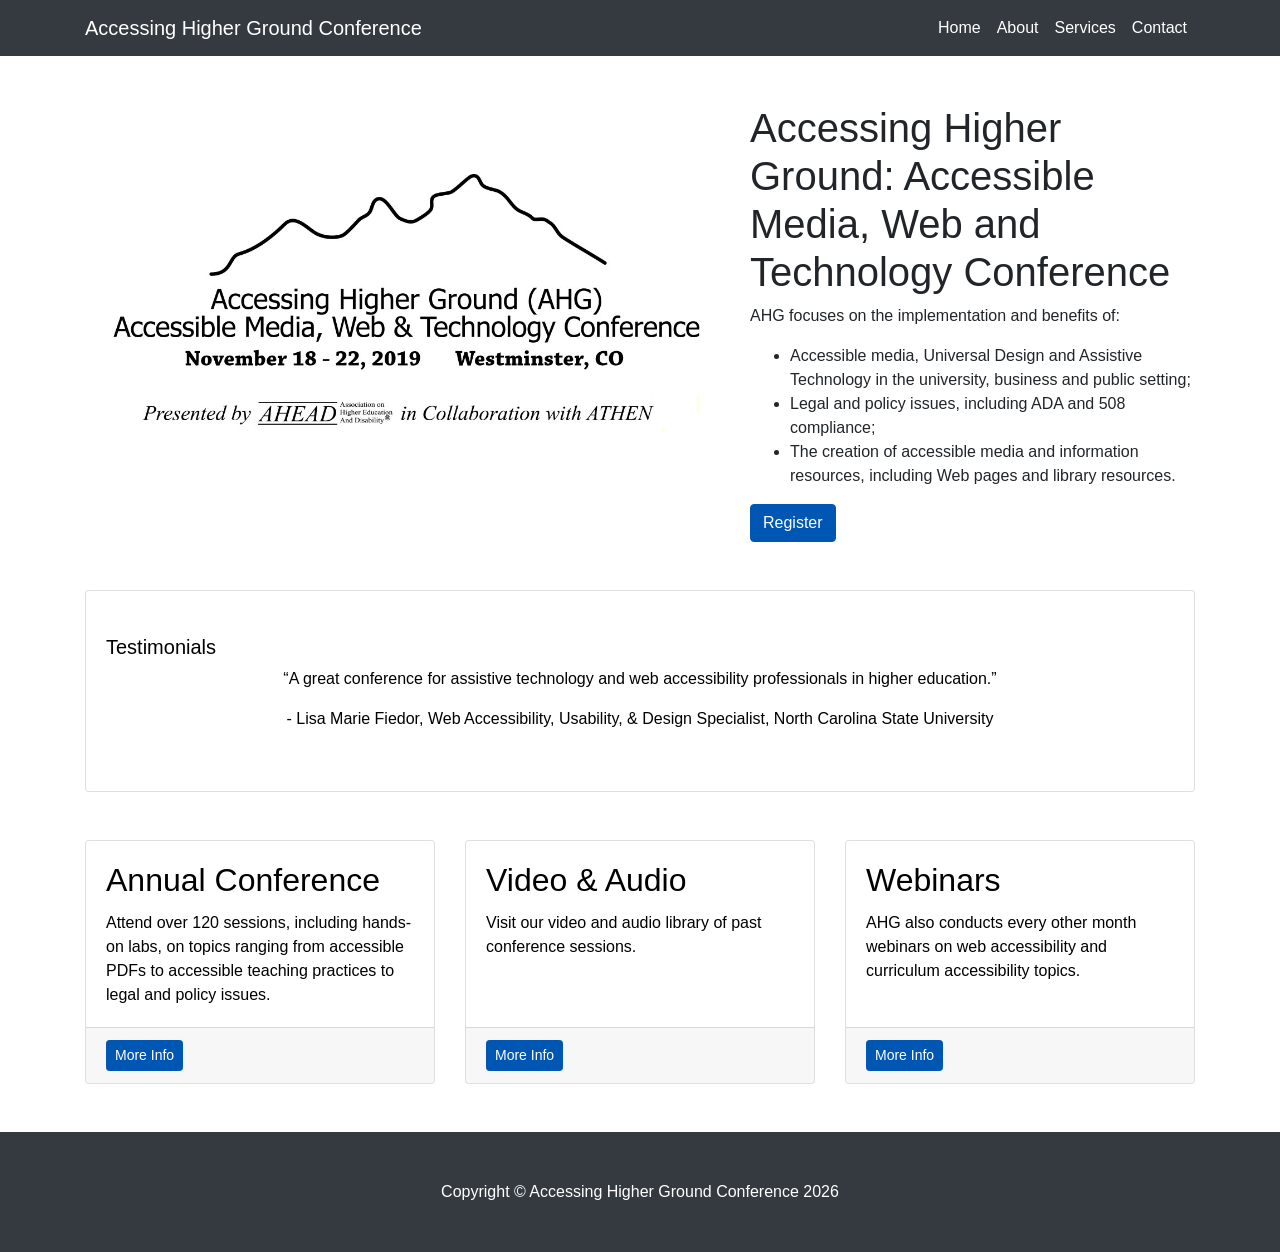
<file: assignments/6/index.html>
<!doctype html>

<html lang="en">
  <head>
    <!-- Meta -->
    <meta charset="utf-8" />
    <meta name="viewport" content="width=device-width, initial-scale=1, shrink-to-fit=no" />
    <meta name="description" content="Accessing Higher Ground: Accessible Media, Web and Technology Conference" />
    <meta name="author" content="Chris Camargo" />

    <!-- Title -->
    <title>Accessing Higher Ground Conference</title>

    <!-- Bootstrap core CSS -->
    <link href="vendor/bootstrap/css/bootstrap.min.css" rel="stylesheet" />

    <!-- Custom styles for this template -->
    <link href="css/small-business.css" rel="stylesheet" />
  </head>

  <body>
    <!-- Skip to main content -->
    <a class="sr-only sr-only-focusable" href="#main-content">Skip to main content</a>

    <!-- Navigation -->
    <header role="banner">
      <nav class="navbar navbar-expand-lg navbar-dark bg-dark fixed-top" role="navigation" aria-label="main navigation">
        <div class="container">
          <a class="navbar-brand" href="#">Accessing Higher Ground Conference</a>
          <button
            class="navbar-toggler"
            type="button"
            data-toggle="collapse"
            data-target="#navbarResponsive"
            aria-controls="navbarResponsive"
            aria-expanded="false"
            aria-label="Toggle navigation"
          >
            <span class="navbar-toggler-icon"></span>
          </button>

          <div class="collapse navbar-collapse" id="navbarResponsive">
            <ul class="navbar-nav ml-auto">
              <li class="nav-item active">
                <a class="nav-link" href="#"
                  >Home
                  <span class="sr-only">(current)</span>
                </a>
              </li>
              <li class="nav-item">
                <a class="nav-link" href="#">About</a>
              </li>
              <li class="nav-item">
                <a class="nav-link" href="#">Services</a>
              </li>
              <li class="nav-item">
                <a class="nav-link" href="#">Contact</a>
              </li>
            </ul>
          </div>
        </div>
      </nav>
    </header>

    <!-- Main Content -->
    <div id="main-content" class="container">
      <main role="main">
        <!-- Heading Row -->
        <div class="row align-items-center my-5">
          <div class="col-lg-7">
            <img class="img-fluid rounded mb-4 mb-lg-0" src="images/AHG Conference Logo (2019).jpg" alt="Accessing Higher Ground Conference Logo" />
          </div>

          <div class="col-lg-5">
            <h1>Accessing Higher Ground: Accessible Media, Web and Technology Conference</h1>
            <p>AHG focuses on the implementation and benefits of:</p>
            <ul>
              <li>Accessible media, Universal Design and Assistive Technology in the university, business and public setting;</li>
              <li>Legal and policy issues, including ADA and 508 compliance;</li>
              <li>The creation of accessible media and information resources, including Web pages and library resources.</li>
            </ul>
            <a class="btn btn-primary" href="#">Register</a>
          </div>
        </div>
      </main>

      <!-- Call to Action Row -->
      <aside class="card my-5 py-4 text-center">
        <div class="card-body">
          <h2 style="float: left; font-size: 1.25em">Testimonials</h2>
          <p style="clear: left">&ldquo;A great conference for assistive technology and web accessibility professionals in higher education.&rdquo;</p>
          <p>- Lisa Marie Fiedor, Web Accessibility, Usability, &amp; Design Specialist, North Carolina State University</p>
        </div>
      </aside>

      <!-- Content Row -->
      <div class="row">
        <div class="col-md-4 mb-5">
          <div class="card h-100">
            <div class="card-body">
              <section>
                <h2 class="card-title">Annual Conference</h2>
                <p class="card-text">
                  Attend over 120 sessions, including hands-on labs, on topics ranging from accessible PDFs to accessible teaching practices to legal and policy
                  issues.
                </p>
              </section>
            </div>
            <div class="card-footer">
              <a href="#" class="btn btn-primary btn-sm" aria-label="More info about Annual Conference">More Info</a>
            </div>
          </div>
        </div>

        <div class="col-md-4 mb-5">
          <div class="card h-100">
            <div class="card-body">
              <section>
                <h2 class="card-title">Video &amp; Audio</h2>
                <p class="card-text">Visit our video and audio library of past conference sessions.</p>
              </section>
            </div>
            <div class="card-footer">
              <a href="#" class="btn btn-primary btn-sm" aria-label="More info about Video and Audio">More Info</a>
            </div>
          </div>
        </div>

        <div class="col-md-4 mb-5">
          <div class="card h-100">
            <div class="card-body">
              <section>
                <h2 class="card-title">Webinars</h2>
                <p class="card-text">AHG also conducts every other month webinars on web accessibility and curriculum accessibility topics.</p>
              </section>
            </div>
            <div class="card-footer">
              <a href="#" class="btn btn-primary btn-sm" aria-label="More info about Webinars">More Info</a>
            </div>
          </div>
        </div>
      </div>
    </div>

    <!-- Footer -->
    <footer class="py-5 bg-dark" role="contentinfo">
      <div class="container">
        <p class="m-0 text-center text-white">Copyright &copy; Accessing Higher Ground Conference 2026</p>
      </div>
    </footer>

    <!-- Bootstrap JavaScript libs -->
    <script src="vendor/jquery/jquery.min.js"></script>
    <script src="vendor/bootstrap/js/bootstrap.bundle.min.js"></script>
  </body>
</html>
</file>
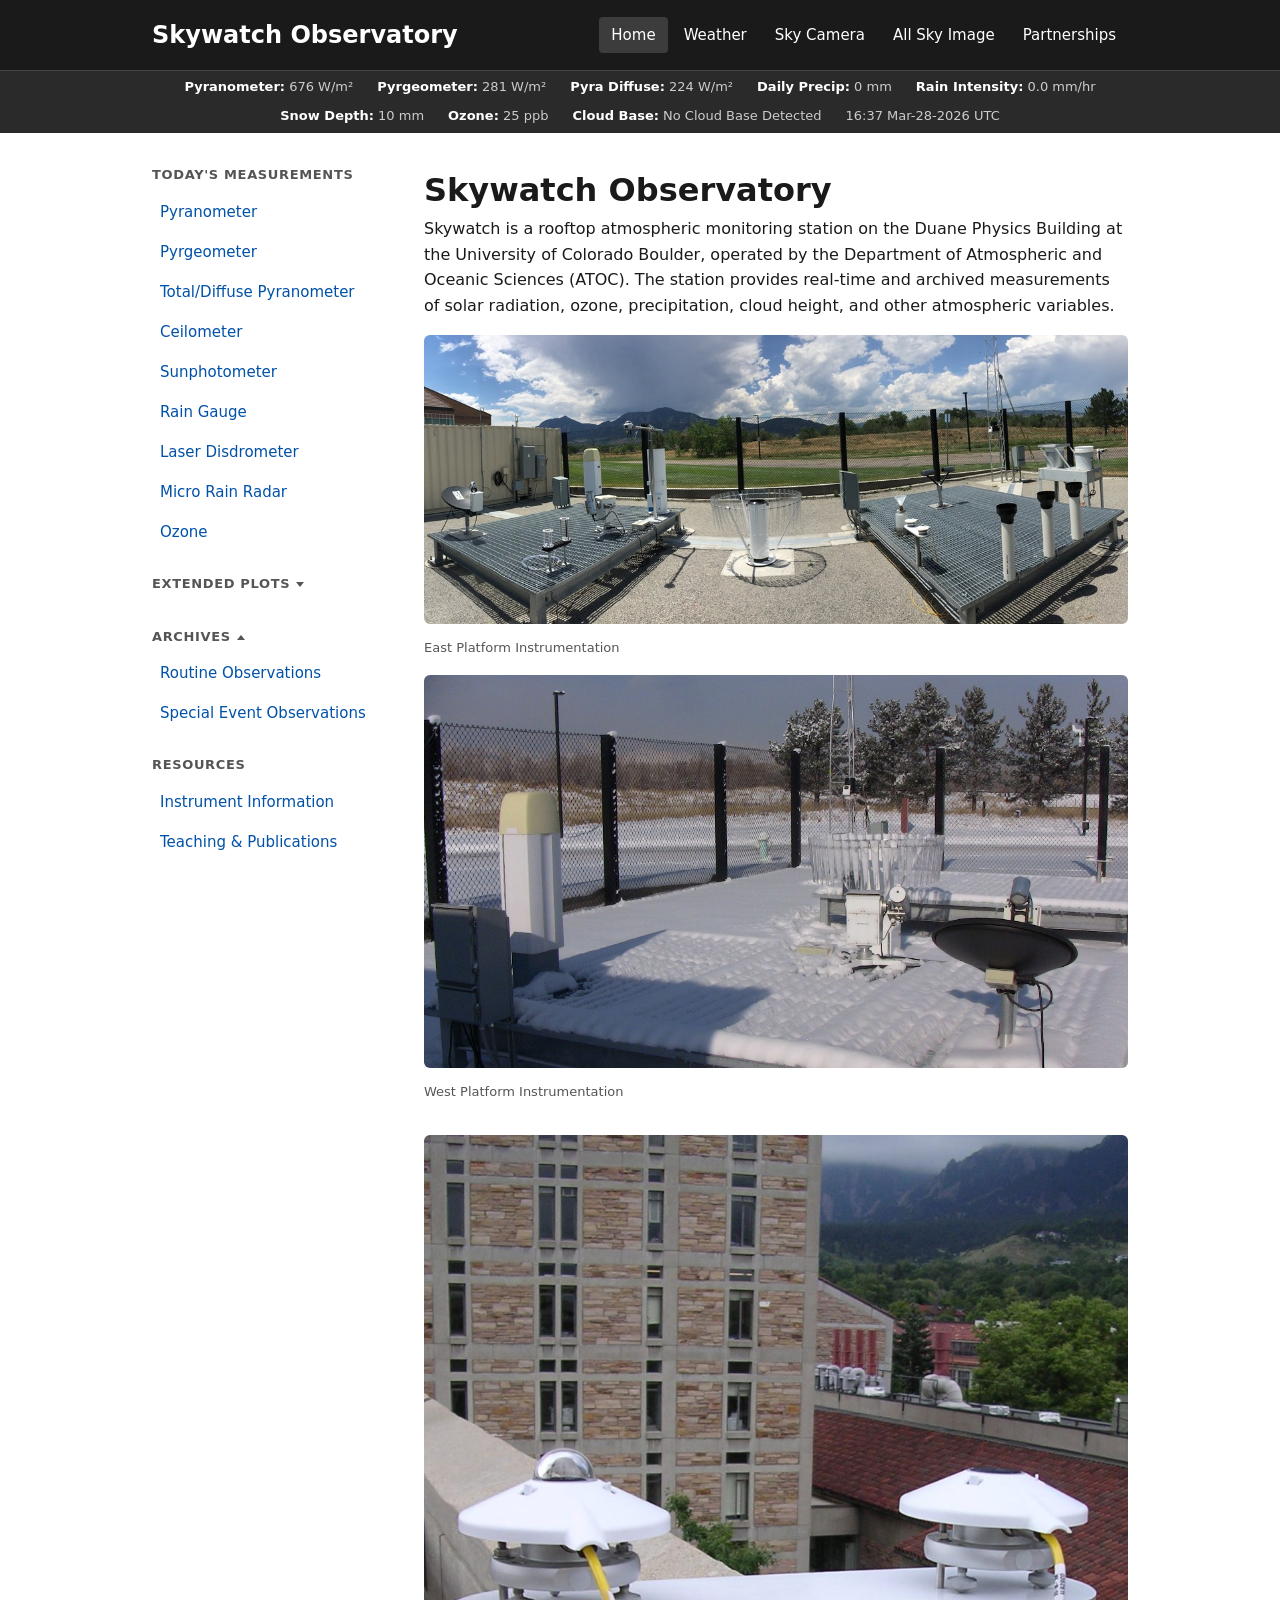
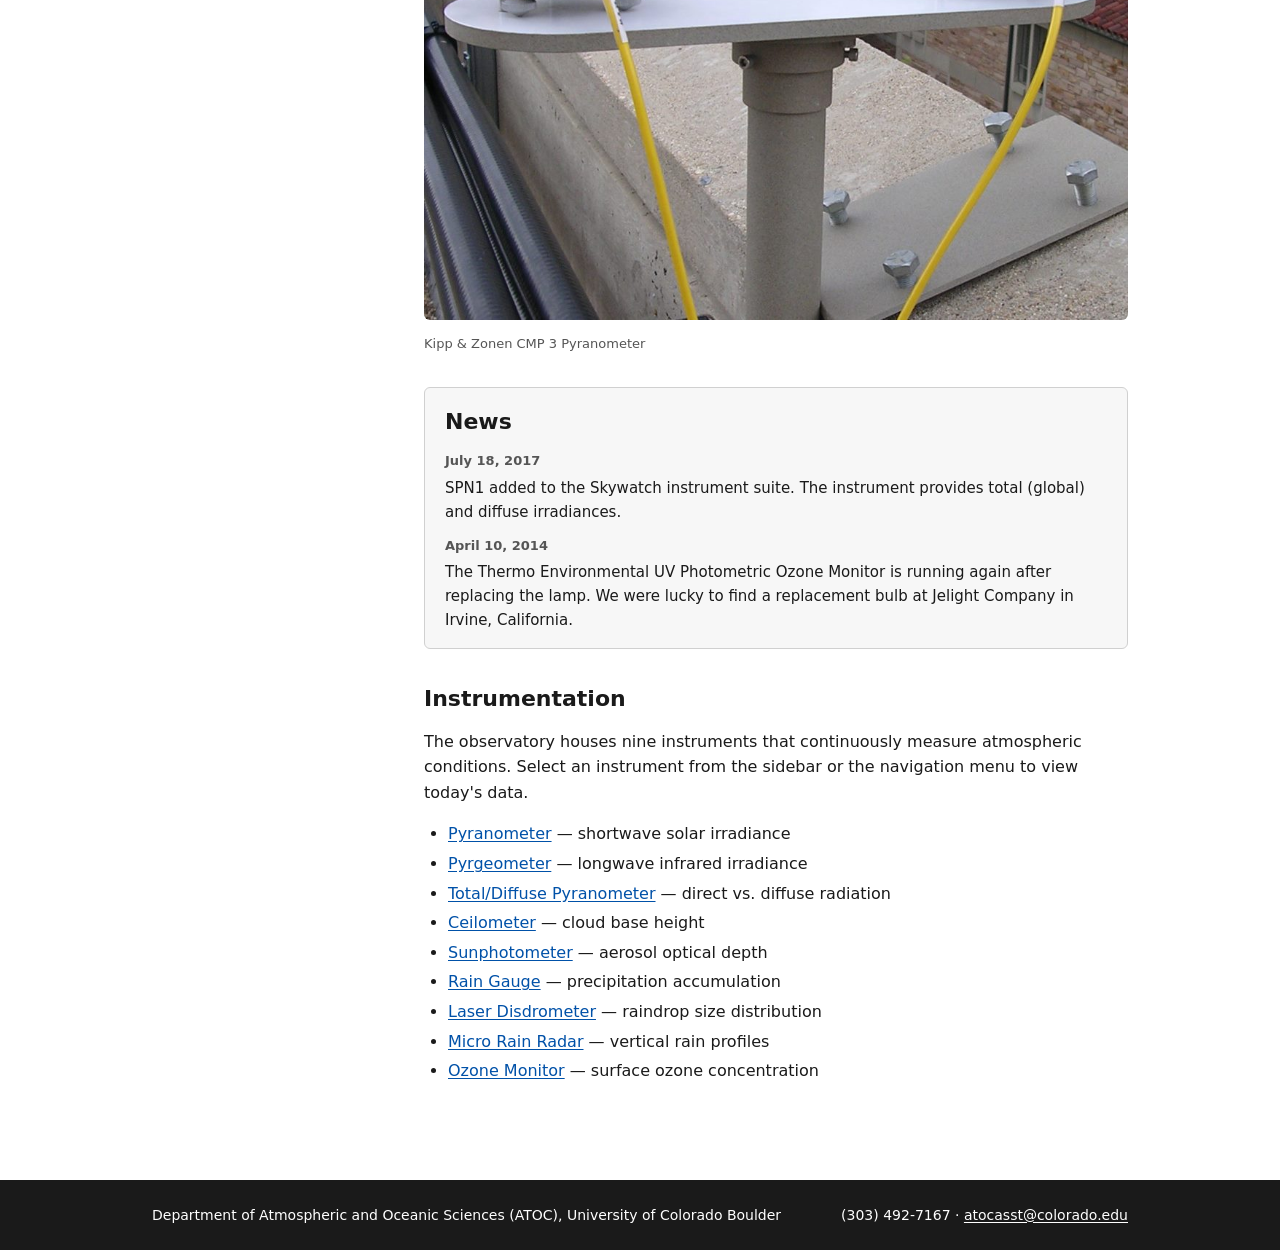
<file: assignments/project/index.html>
<!doctype html>

<html lang="en">
  <head>
    <meta charset="UTF-8" />
    <meta name="viewport" content="width=device-width, initial-scale=1.0" />
    <title>Skywatch Observatory - CU Boulder</title>
    <link rel="stylesheet" href="css/style.css" />
  </head>
  <body>
    <a href="#main" class="skip-link">Skip to main content</a>

    <!-- Header -->
    <header class="site-header">
      <div class="container">
        <a href="index.html" class="site-title">Skywatch Observatory</a>
        <nav class="site-nav" aria-label="Main navigation">
          <ul>
            <li><a href="index.html" aria-current="page">Home</a></li>
            <li><a href="#">Weather</a></li>
            <li><a href="#">Sky Camera</a></li>
            <li><a href="#">All Sky Image</a></li>
            <li><a href="#">Partnerships</a></li>
          </ul>
        </nav>
      </div>
    </header>

    <div class="header-ticker" aria-label="Current conditions">
      <div class="container">
        <span><strong>Pyranometer:</strong> 676 W/m²</span>
        <span><strong>Pyrgeometer:</strong> 281 W/m²</span>
        <span><strong>Pyra Diffuse:</strong> 224 W/m²</span>
        <span><strong>Daily Precip:</strong> 0 mm</span>
        <span><strong>Rain Intensity:</strong> 0.0 mm/hr</span>
        <span><strong>Snow Depth:</strong> 10 mm</span>
        <span><strong>Ozone:</strong> 25 ppb</span>
        <span><strong>Cloud Base:</strong> No Cloud Base Detected</span>
        <span>16:37 Mar-28-2026 UTC</span>
      </div>
    </div>

    <!-- Page body -->
    <div class="page-layout">
      <!-- Sidebar -->
      <aside class="sidebar" aria-label="Quick links">
        <div class="sidebar-section">
          <h2 class="sidebar-heading">Today's Measurements</h2>
          <ul class="sidebar-list">
            <li><a href="pyranometer.html">Pyranometer</a></li>
            <li><a href="#">Pyrgeometer</a></li>
            <li><a href="#">Total/Diffuse Pyranometer</a></li>
            <li><a href="#">Ceilometer</a></li>
            <li><a href="#">Sunphotometer</a></li>
            <li><a href="#">Rain Gauge</a></li>
            <li><a href="#">Laser Disdrometer</a></li>
            <li><a href="#">Micro Rain Radar</a></li>
            <li><a href="#">Ozone</a></li>
          </ul>
        </div>

        <details class="sidebar-section">
          <summary class="sidebar-heading">Extended Plots</summary>
          <ul class="sidebar-list">
            <li><a href="#">Pyranometer 7-Day</a></li>
            <li><a href="#">Snow Depth 7-Day</a></li>
            <li><a href="#">Ceilometer 24-Hour</a></li>
            <li><a href="#">Net Radiometer</a></li>
          </ul>
        </details>

        <details class="sidebar-section" open>
          <summary class="sidebar-heading">Archives</summary>
          <ul class="sidebar-list">
            <li><a href="archives.html">Routine Observations</a></li>
            <li><a href="#">Special Event Observations</a></li>
          </ul>
        </details>

        <div class="sidebar-section">
          <h2 class="sidebar-heading">Resources</h2>
          <ul class="sidebar-list">
            <li><a href="#">Instrument Information</a></li>
            <li><a href="#">Teaching &amp; Publications</a></li>
          </ul>
        </div>
      </aside>

      <!-- Main content -->
      <main id="main" class="content">
        <h1>Skywatch Observatory</h1>
        <p>
          Skywatch is a rooftop atmospheric monitoring station on the Duane Physics Building at the University of Colorado Boulder, operated by the Department
          of Atmospheric and Oceanic Sciences (ATOC). The station provides real-time and archived measurements of solar radiation, ozone, precipitation, cloud
          height, and other atmospheric variables.
        </p>

        <!-- Platform images -->
        <div class="platform-images">
          <figure>
            <img src="images/east.jpg" alt="East platform instruments including the pyranometer and pyrgeometer." width="600" height="400" />
            <figcaption>East Platform Instrumentation</figcaption>
          </figure>
          <figure>
            <img src="images/west.jpg" alt="West platform instruments including the rain gauge and disdrometer." width="600" height="400" />
            <figcaption>West Platform Instrumentation</figcaption>
          </figure>
        </div>

        <div class="platform-images">
          <figure>
            <img src="images/pyranometer.jpg" alt="Kipp and Zonen CMP 3 pyranometer on the observatory platform." width="400" height="300" />
            <figcaption>Kipp &amp; Zonen CMP 3 Pyranometer</figcaption>
          </figure>
        </div>

        <div class="news-box">
          <h2>News</h2>
          <dl>
            <dt>July 18, 2017</dt>
            <dd>SPN1 added to the Skywatch instrument suite. The instrument provides total (global) and diffuse irradiances.</dd>
            <dt>April 10, 2014</dt>
            <dd>
              The Thermo Environmental UV Photometric Ozone Monitor is running again after replacing the lamp. We were lucky to find a replacement bulb at
              Jelight Company in Irvine, California.
            </dd>
          </dl>
        </div>

        <!-- Instrumentation -->
        <h2>Instrumentation</h2>
        <p>
          The observatory houses nine instruments that continuously measure atmospheric conditions. Select an instrument from the sidebar or the navigation menu
          to view today's data.
        </p>
        <ul>
          <li><a href="pyranometer.html">Pyranometer</a> — shortwave solar irradiance</li>
          <li><a href="#">Pyrgeometer</a> — longwave infrared irradiance</li>
          <li><a href="#">Total/Diffuse Pyranometer</a> — direct vs. diffuse radiation</li>
          <li><a href="#">Ceilometer</a> — cloud base height</li>
          <li><a href="#">Sunphotometer</a> — aerosol optical depth</li>
          <li><a href="#">Rain Gauge</a> — precipitation accumulation</li>
          <li><a href="#">Laser Disdrometer</a> — raindrop size distribution</li>
          <li><a href="#">Micro Rain Radar</a> — vertical rain profiles</li>
          <li><a href="#">Ozone Monitor</a> — surface ozone concentration</li>
        </ul>
      </main>
    </div>

    <!-- Footer -->
    <footer class="site-footer">
      <div class="container">
        <p>Department of Atmospheric and Oceanic Sciences (ATOC), University of Colorado Boulder</p>
        <p>(303) 492-7167 · <a href="mailto:atocasst@colorado.edu">atocasst@colorado.edu</a></p>
      </div>
    </footer>

    <script src="js/main.js"></script>
  </body>
</html>
</file>
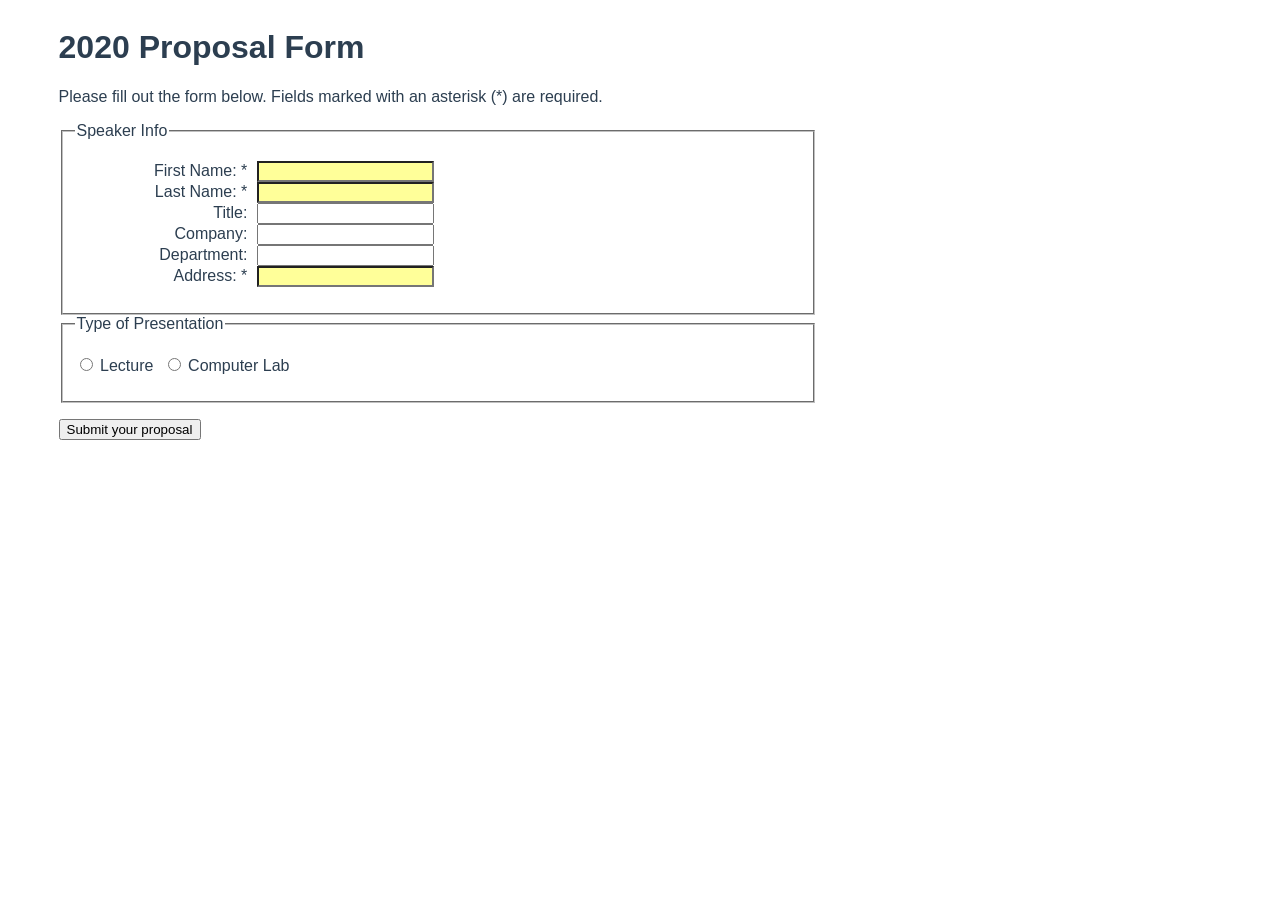
<file: assignments/5/form.html>
<!doctype html>

<html lang="en">
  <head>
    <meta charset="utf-8" />
    <title>2020 Proposal Form</title>
    <link rel="stylesheet" href="css/form.css" />
  </head>

  <body>
    <div id="wrapper">
      <form action="" method="post" id="proposal2020">
        <div id="formcol1">
          <h1>2020 Proposal Form</h1>
          <p class="instructions">
            Please fill out the form below. Fields marked with an asterisk
            (<span class="required">*</span>) are required.
          </p>
          <fieldset>
            <legend>Speaker Info</legend>
            <ul>
              <li>
                <label for="fstspkr1">
                  First Name: <span class="required">*</span>
                </label>
                <input
                  id="fstspkr1"
                  name="fstspkr1"
                  type="text"
                  class="reqfield"
                />
              </li>
              <li>
                <label for="lstname1">
                  Last Name: <span class="required">*</span>
                </label>
                <input
                  id="lstname1"
                  name="lstname1"
                  type="text"
                  class="reqfield"
                />
              </li>
              <li>
                <label for="spkrtitle1"> Title: </label>
                <input
                  id="spkrtitle1"
                  name="spkrtitle1"
                  type="text"
                  maxlength="48"
                />
              </li>
              <li>
                <label for="company1">Company:</label>
                <input id="company1" name="company1" type="text" />
              </li>
              <li>
                <label for="department1">Department:</label>
                <input id="department1" name="department1" type="text" />
              </li>
              <li>
                <label for="address1">
                  Address: <span class="required">*</span>
                </label>
                <input
                  id="address1"
                  class="reqfield"
                  name="address1"
                  type="text"
                />
              </li>
            </ul>
          </fieldset>
        </div>

        <div id="multchoice">
          <fieldset>
            <legend>Type of Presentation</legend>
            <p>
              <span>
                <input
                  value="1"
                  id="TypeofPres_lec"
                  name="p-type"
                  type="radio"
                />
                <label for="TypeofPres_lec">Lecture</label>
              </span>

              <span>
                <input
                  value="2"
                  id="TypeofPres_lab"
                  name="p-type"
                  type="radio"
                />
                <label for="TypeofPres_lab">Computer Lab</label>
              </span>
            </p>
          </fieldset>

          <p class="submit-button">
            <input type="submit" value="Submit your proposal" />
          </p>
        </div>
      </form>
    </div>
  </body>
</html>
</file>
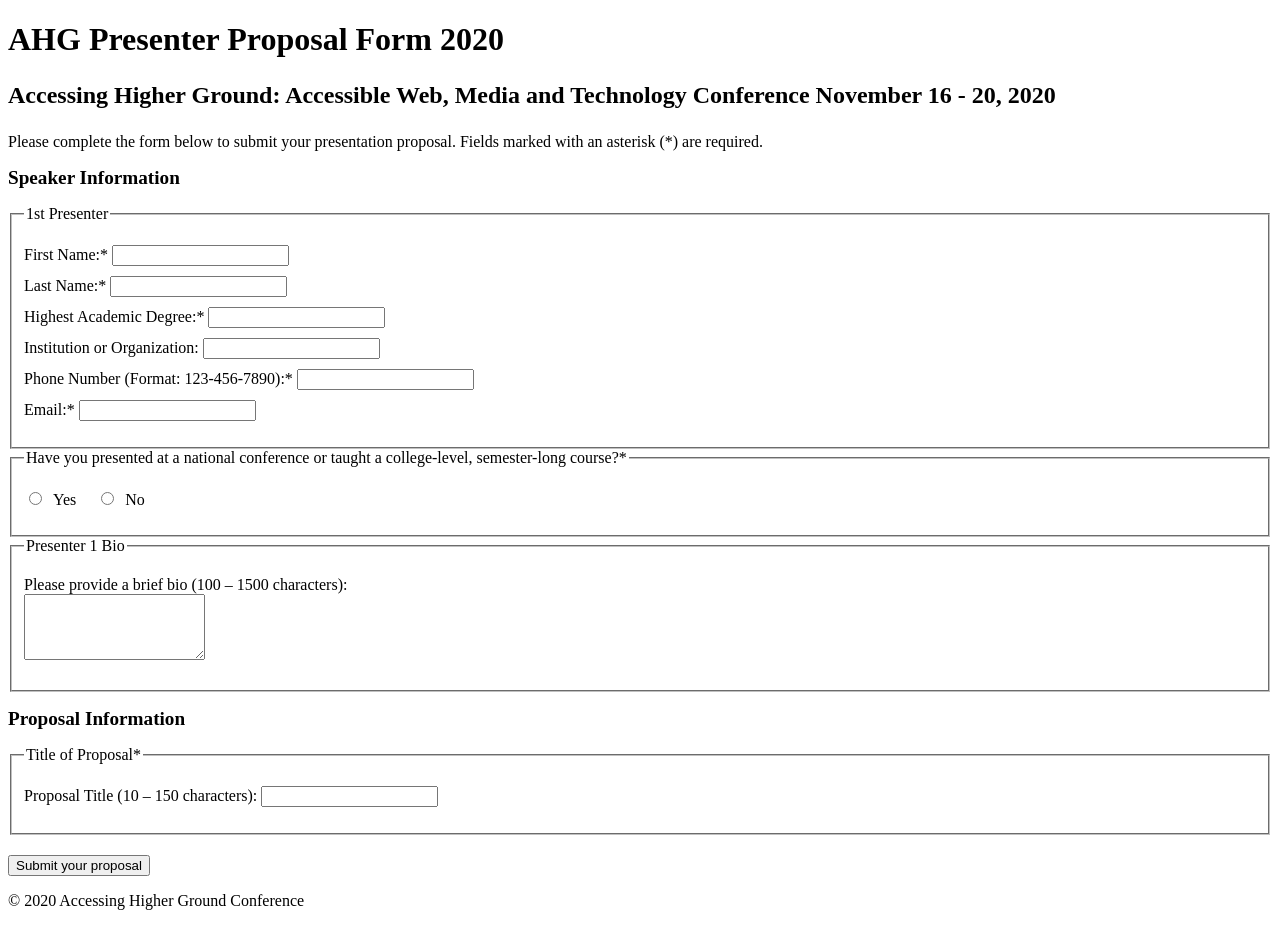
<file: assignments/8/AHG_proposalform2020-demo-after.html>
<!doctype html>

<html lang="en">
  <head>
    <meta charset="utf-8" />
    <meta name="viewport" content="width=device-width, initial-scale=1" />
    <meta
      name="keywords"
      content="accessibility, universal design, alternate format, web design, disability, higher education, ADA, Section 508, accommodations, assistive technology, DOJ, Department of Justice, WAI"
    />

    <title>AHG 2020 Presenter Proposal Form</title>

    <link rel="stylesheet" href="//fonts.googleapis.com/css?family=Lora:400,700" type="text/css" />
    <link rel="stylesheet" href="css/ahgformstyle2020after.css" type="text/css" media="screen" />
  </head>

  <body>
    <!-- Header -->
    <header role="banner">
      <h1>AHG Presenter Proposal Form 2020</h1>
      <p>Accessing Higher Ground: Accessible Web, Media and Technology Conference November 16 - 20, 2020</p>
    </header>

    <!-- Main Content -->
    <main role="main" id="content">
      <p>Please complete the form below to submit your presentation proposal. Fields marked with an asterisk (<abbr title="required">*</abbr>) are required.</p>

      <form action="AHG_saveprop2020.php" method="post" id="AHGproposalform2020">
        <!-- Speaker Information -->
        <section aria-labelledby="speaker-heading">
          <h2 id="speaker-heading">Speaker Information</h2>

          <fieldset>
            <legend>1st Presenter</legend>
            <ul>
              <li>
                <label for="fstspkr1">First Name:<abbr title="required">*</abbr></label>
                <input id="fstspkr1" name="fstspkr1" type="text" required aria-required="true" />
              </li>
              <li>
                <label for="lstname1">Last Name:<abbr title="required">*</abbr></label>
                <input id="lstname1" name="lstname1" type="text" required aria-required="true" />
              </li>
              <li>
                <label for="degree1">Highest Academic Degree:<abbr title="required">*</abbr></label>
                <input id="degree1" name="degree1" type="text" required aria-required="true" />
              </li>
              <li>
                <label for="company1">Institution or Organization:</label>
                <input id="company1" name="company1" type="text" />
              </li>
              <li>
                <label for="telno1">Phone Number (Format: 123-456-7890):<abbr title="required">*</abbr></label>
                <input id="telno1" name="telno1" type="tel" pattern="[0-9]{3}-[0-9]{3}-[0-9]{4}" required aria-required="true" />
              </li>
              <li>
                <label for="email1">Email:<abbr title="required">*</abbr></label>
                <input id="email1" name="email1" type="email" required aria-required="true" />
              </li>
            </ul>
          </fieldset>

          <fieldset>
            <legend>Have you presented at a national conference or taught a college-level, semester-long course?<abbr title="required">*</abbr></legend>
            <ul class="radio-group">
              <li>
                <input value="1" id="natconfexp1_yes" name="natconfexp1" type="radio" required aria-required="true" />
                <label for="natconfexp1_yes">Yes</label>
              </li>
              <li>
                <input value="0" id="natconfexp1_no" name="natconfexp1" type="radio" />
                <label for="natconfexp1_no">No</label>
              </li>
            </ul>
          </fieldset>

          <fieldset>
            <legend>Presenter 1 Bio</legend>
            <ul>
              <li>
                <label for="Speaker1bio">Please provide a brief bio (100 &ndash; 1500 characters):</label>
                <textarea id="Speaker1bio" name="Speaker1bio" rows="4" minlength="100" maxlength="1500"></textarea>
              </li>
            </ul>
          </fieldset>
        </section>

        <!-- Proposal Information -->
        <section aria-labelledby="proposal-heading">
          <h2 id="proposal-heading">Proposal Information</h2>

          <fieldset>
            <legend>Title of Proposal<abbr title="required">*</abbr></legend>
            <ul>
              <li>
                <label for="proptitle">Proposal Title (10 &ndash; 150 characters):</label>
                <input id="proptitle" name="proptitle" type="text" minlength="10" maxlength="150" required aria-required="true" />
              </li>
            </ul>
          </fieldset>
        </section>

        <input type="submit" value="Submit your proposal" />
      </form>
    </main>

    <!-- Footer -->
    <footer role="contentinfo">
      <p>&copy; 2020 Accessing Higher Ground Conference</p>
    </footer>
  </body>
</html>
</file>
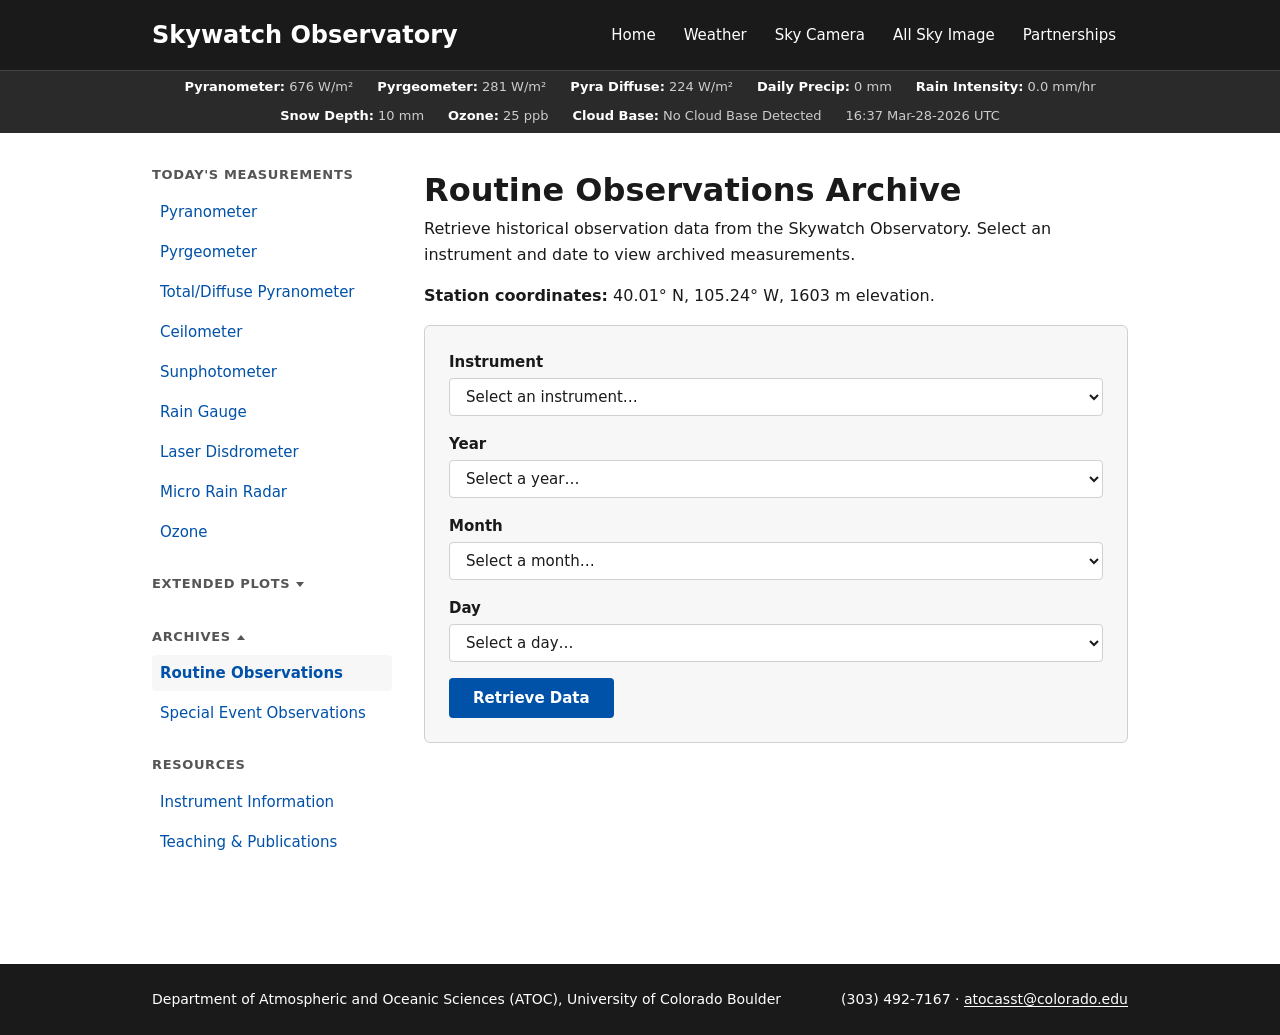
<file: assignments/project/archives.html>
<!doctype html>

<html lang="en">
  <head>
    <meta charset="UTF-8" />
    <meta name="viewport" content="width=device-width, initial-scale=1.0" />
    <title>Routine Observations — Skywatch Observatory</title>
    <link rel="stylesheet" href="css/style.css" />
  </head>
  <body>
    <a href="#main" class="skip-link">Skip to main content</a>

    <!-- Header -->
    <header class="site-header">
      <div class="container">
        <a href="index.html" class="site-title">Skywatch Observatory</a>
        <nav class="site-nav" aria-label="Main navigation">
          <ul>
            <li><a href="index.html">Home</a></li>
            <li><a href="#">Weather</a></li>
            <li><a href="#">Sky Camera</a></li>
            <li><a href="#">All Sky Image</a></li>
            <li><a href="#">Partnerships</a></li>
          </ul>
        </nav>
      </div>
    </header>

    <div class="header-ticker" aria-label="Current conditions">
      <div class="container">
        <span><strong>Pyranometer:</strong> 676 W/m²</span>
        <span><strong>Pyrgeometer:</strong> 281 W/m²</span>
        <span><strong>Pyra Diffuse:</strong> 224 W/m²</span>
        <span><strong>Daily Precip:</strong> 0 mm</span>
        <span><strong>Rain Intensity:</strong> 0.0 mm/hr</span>
        <span><strong>Snow Depth:</strong> 10 mm</span>
        <span><strong>Ozone:</strong> 25 ppb</span>
        <span><strong>Cloud Base:</strong> No Cloud Base Detected</span>
        <span>16:37 Mar-28-2026 UTC</span>
      </div>
    </div>

    <!-- Page body -->
    <div class="page-layout">
      <!-- Sidebar -->
      <aside class="sidebar" aria-label="Quick links">
        <div class="sidebar-section">
          <h2 class="sidebar-heading">Today's Measurements</h2>
          <ul class="sidebar-list">
            <li><a href="pyranometer.html">Pyranometer</a></li>
            <li><a href="#">Pyrgeometer</a></li>
            <li><a href="#">Total/Diffuse Pyranometer</a></li>
            <li><a href="#">Ceilometer</a></li>
            <li><a href="#">Sunphotometer</a></li>
            <li><a href="#">Rain Gauge</a></li>
            <li><a href="#">Laser Disdrometer</a></li>
            <li><a href="#">Micro Rain Radar</a></li>
            <li><a href="#">Ozone</a></li>
          </ul>
        </div>

        <details class="sidebar-section">
          <summary class="sidebar-heading">Extended Plots</summary>
          <ul class="sidebar-list">
            <li><a href="#">Pyranometer 7-Day</a></li>
            <li><a href="#">Snow Depth 7-Day</a></li>
            <li><a href="#">Ceilometer 24-Hour</a></li>
            <li><a href="#">Net Radiometer</a></li>
          </ul>
        </details>

        <details class="sidebar-section" open>
          <summary class="sidebar-heading">Archives</summary>
          <ul class="sidebar-list">
            <li><a href="archives.html" aria-current="page">Routine Observations</a></li>
            <li><a href="#">Special Event Observations</a></li>
          </ul>
        </details>

        <div class="sidebar-section">
          <h2 class="sidebar-heading">Resources</h2>
          <ul class="sidebar-list">
            <li><a href="#">Instrument Information</a></li>
            <li><a href="#">Teaching &amp; Publications</a></li>
          </ul>
        </div>
      </aside>

      <!-- Main content -->
      <main id="main" class="content">
        <h1>Routine Observations Archive</h1>
        <p>Retrieve historical observation data from the Skywatch Observatory. Select an instrument and date to view archived measurements.</p>
        <p><strong>Station coordinates:</strong> 40.01° N, 105.24° W, 1603 m elevation.</p>

        <form id="archive-form" class="instrument-card" action="data.html">
          <div class="form-group">
            <label for="archive-instrument">Instrument</label>
            <select id="archive-instrument" required>
              <option value="">Select an instrument…</option>
              <option value="pyranometer">Pyranometer</option>
              <option value="pyrgeometer">Pyrgeometer</option>
              <option value="spn">Total/Diffuse Pyranometer</option>
              <option value="ceilometer">Ceilometer</option>
              <option value="sunphotometer">Sunphotometer</option>
              <option value="rain">Rain Gauge</option>
              <option value="disdrometer">Laser Disdrometer</option>
              <option value="mrr">Micro Rain Radar</option>
              <option value="ozone">Ozone</option>
            </select>
          </div>

          <div class="form-group">
            <label for="archive-year">Year</label>
            <select id="archive-year" required>
              <option value="">Select a year…</option>
              <option>2026</option>
              <option>2025</option>
              <option>2024</option>
              <option>2023</option>
              <option>2022</option>
              <option>2021</option>
              <option>2020</option>
              <option>2019</option>
              <option>2018</option>
              <option>2017</option>
              <option>2016</option>
              <option>2015</option>
              <option>2014</option>
              <option>2013</option>
              <option>2012</option>
              <option>2011</option>
              <option>2010</option>
              <option>2009</option>
            </select>
          </div>

          <div class="form-group">
            <label for="archive-month">Month</label>
            <select id="archive-month" required>
              <option value="">Select a month…</option>
              <option value="01">January</option>
              <option value="02">February</option>
              <option value="03">March</option>
              <option value="04">April</option>
              <option value="05">May</option>
              <option value="06">June</option>
              <option value="07">July</option>
              <option value="08">August</option>
              <option value="09">September</option>
              <option value="10">October</option>
              <option value="11">November</option>
              <option value="12">December</option>
            </select>
          </div>

          <div class="form-group">
            <label for="archive-day">Day</label>
            <select id="archive-day" required>
              <option value="">Select a day…</option>
              <option>1</option>
              <option>2</option>
              <option>3</option>
              <option>4</option>
              <option>5</option>
              <option>6</option>
              <option>7</option>
              <option>8</option>
              <option>9</option>
              <option>10</option>
              <option>11</option>
              <option>12</option>
              <option>13</option>
              <option>14</option>
              <option>15</option>
              <option>16</option>
              <option>17</option>
              <option>18</option>
              <option>19</option>
              <option>20</option>
              <option>21</option>
              <option>22</option>
              <option>23</option>
              <option>24</option>
              <option>25</option>
              <option>26</option>
              <option>27</option>
              <option>28</option>
              <option>29</option>
              <option>30</option>
              <option>31</option>
            </select>
          </div>

          <button type="submit" class="form-submit">Retrieve Data</button>
        </form>
      </main>
    </div>

    <!-- Footer -->
    <footer class="site-footer">
      <div class="container">
        <p>Department of Atmospheric and Oceanic Sciences (ATOC), University of Colorado Boulder</p>
        <p>(303) 492-7167 · <a href="mailto:atocasst@colorado.edu">atocasst@colorado.edu</a></p>
      </div>
    </footer>

    <script src="js/main.js"></script>
  </body>
</html>
</file>
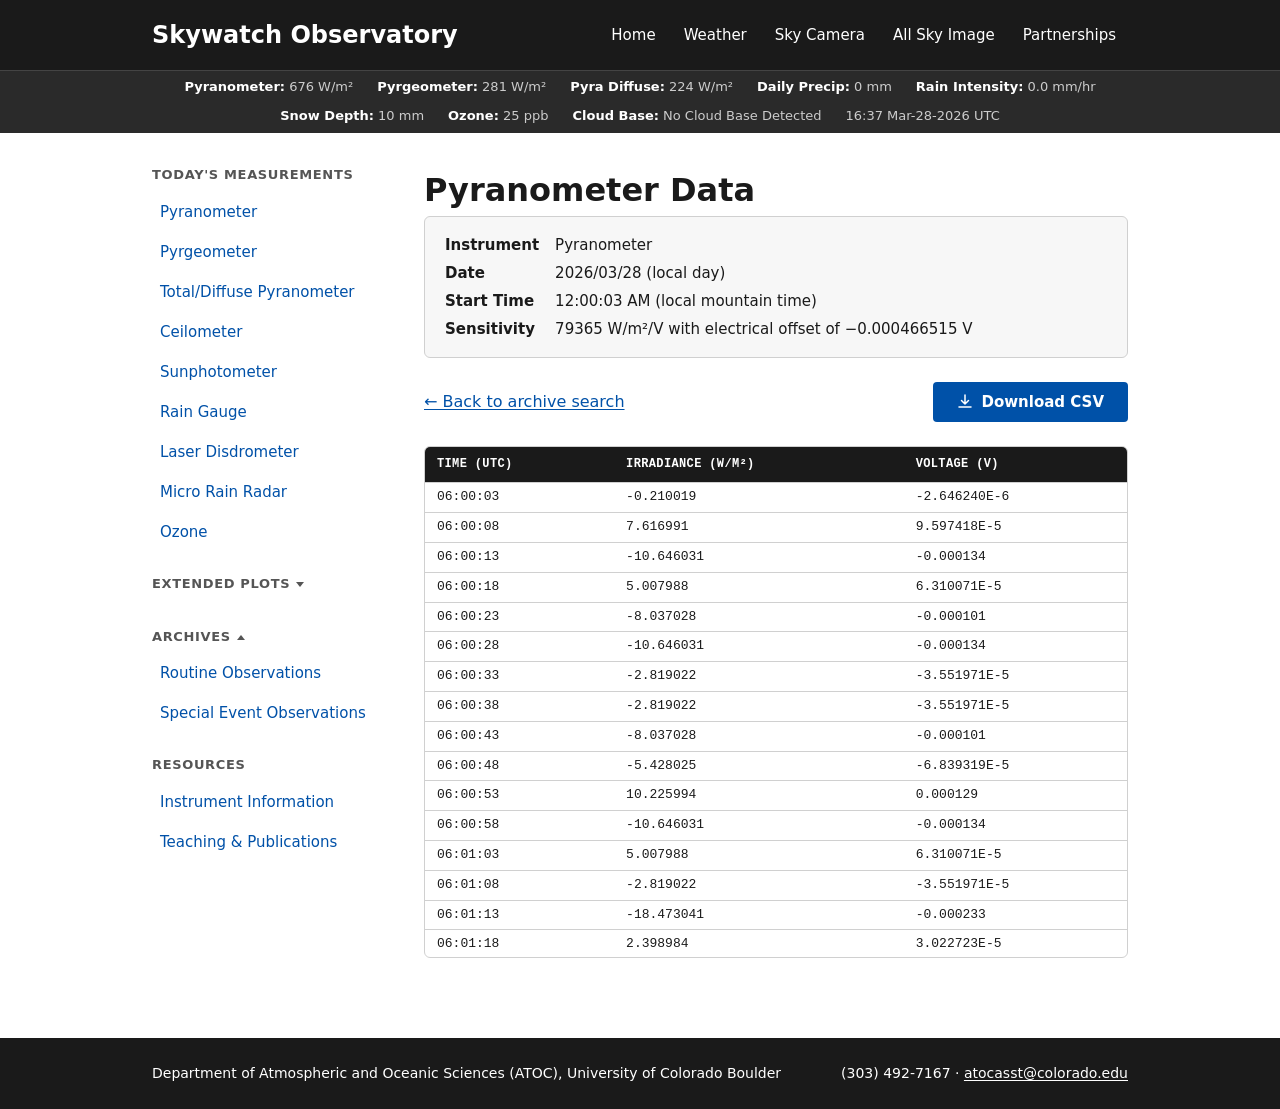
<file: assignments/project/data.html>
<!doctype html>

<html lang="en">
  <head>
    <meta charset="UTF-8" />
    <meta name="viewport" content="width=device-width, initial-scale=1.0" />
    <title>Pyranometer Data — Skywatch Observatory</title>
    <link rel="stylesheet" href="css/style.css" />
  </head>
  <body>
    <a href="#main" class="skip-link">Skip to main content</a>

    <!-- Header -->
    <header class="site-header">
      <div class="container">
        <a href="index.html" class="site-title">Skywatch Observatory</a>
        <nav class="site-nav" aria-label="Main navigation">
          <ul>
            <li><a href="index.html">Home</a></li>
            <li><a href="#">Weather</a></li>
            <li><a href="#">Sky Camera</a></li>
            <li><a href="#">All Sky Image</a></li>
            <li><a href="#">Partnerships</a></li>
          </ul>
        </nav>
      </div>
    </header>

    <div class="header-ticker" aria-label="Current conditions">
      <div class="container">
        <span><strong>Pyranometer:</strong> 676 W/m&sup2;</span>
        <span><strong>Pyrgeometer:</strong> 281 W/m&sup2;</span>
        <span><strong>Pyra Diffuse:</strong> 224 W/m&sup2;</span>
        <span><strong>Daily Precip:</strong> 0 mm</span>
        <span><strong>Rain Intensity:</strong> 0.0 mm/hr</span>
        <span><strong>Snow Depth:</strong> 10 mm</span>
        <span><strong>Ozone:</strong> 25 ppb</span>
        <span><strong>Cloud Base:</strong> No Cloud Base Detected</span>
        <span>16:37 Mar-28-2026 UTC</span>
      </div>
    </div>

    <!-- Page body -->
    <div class="page-layout">
      <!-- Sidebar -->
      <aside class="sidebar" aria-label="Quick links">
        <div class="sidebar-section">
          <h2 class="sidebar-heading">Today's Measurements</h2>
          <ul class="sidebar-list">
            <li><a href="pyranometer.html">Pyranometer</a></li>
            <li><a href="#">Pyrgeometer</a></li>
            <li><a href="#">Total/Diffuse Pyranometer</a></li>
            <li><a href="#">Ceilometer</a></li>
            <li><a href="#">Sunphotometer</a></li>
            <li><a href="#">Rain Gauge</a></li>
            <li><a href="#">Laser Disdrometer</a></li>
            <li><a href="#">Micro Rain Radar</a></li>
            <li><a href="#">Ozone</a></li>
          </ul>
        </div>

        <details class="sidebar-section">
          <summary class="sidebar-heading">Extended Plots</summary>
          <ul class="sidebar-list">
            <li><a href="#">Pyranometer 7-Day</a></li>
            <li><a href="#">Snow Depth 7-Day</a></li>
            <li><a href="#">Ceilometer 24-Hour</a></li>
            <li><a href="#">Net Radiometer</a></li>
          </ul>
        </details>

        <details class="sidebar-section" open>
          <summary class="sidebar-heading">Archives</summary>
          <ul class="sidebar-list">
            <li><a href="archives.html">Routine Observations</a></li>
            <li><a href="#">Special Event Observations</a></li>
          </ul>
        </details>

        <div class="sidebar-section">
          <h2 class="sidebar-heading">Resources</h2>
          <ul class="sidebar-list">
            <li><a href="#">Instrument Information</a></li>
            <li><a href="#">Teaching &amp; Publications</a></li>
          </ul>
        </div>
      </aside>

      <!-- Main content -->
      <main id="main" class="content">
        <h1>Pyranometer Data</h1>

        <div class="data-meta">
          <dl>
            <dt>Instrument</dt>
            <dd>Pyranometer</dd>
            <dt>Date</dt>
            <dd>2026/03/28 (local day)</dd>
            <dt>Start Time</dt>
            <dd>12:00:03 AM (local mountain time)</dd>
            <dt>Sensitivity</dt>
            <dd>79365 W/m&sup2;/V with electrical offset of &minus;0.000466515 V</dd>
          </dl>
        </div>

        <div class="data-actions">
          <a href="archives.html">&larr; Back to archive search</a>
          <button type="button" class="form-submit" id="download-btn">
            <svg aria-hidden="true" width="16" height="16" viewBox="0 0 16 16">
              <path
                d="M8 1v9m0 0L4.5 6.5M8 10l3.5-3.5M2 13h12"
                stroke="currentColor"
                stroke-width="1.5"
                stroke-linecap="round"
                stroke-linejoin="round"
                fill="none"
              />
            </svg>
            Download CSV
          </button>
        </div>

        <div class="data-table-wrap" role="region" aria-label="Pyranometer data table" tabindex="0">
          <table>
            <caption class="visually-hidden">
              Pyranometer observations for 2026/03/28
            </caption>
            <thead>
              <tr>
                <th scope="col">Time (UTC)</th>
                <th scope="col">Irradiance (W/m&sup2;)</th>
                <th scope="col">Voltage (V)</th>
              </tr>
            </thead>
            <tbody>
              <tr>
                <td>06:00:03</td>
                <td>-0.210019</td>
                <td>-2.646240E-6</td>
              </tr>
              <tr>
                <td>06:00:08</td>
                <td>7.616991</td>
                <td>9.597418E-5</td>
              </tr>
              <tr>
                <td>06:00:13</td>
                <td>-10.646031</td>
                <td>-0.000134</td>
              </tr>
              <tr>
                <td>06:00:18</td>
                <td>5.007988</td>
                <td>6.310071E-5</td>
              </tr>
              <tr>
                <td>06:00:23</td>
                <td>-8.037028</td>
                <td>-0.000101</td>
              </tr>
              <tr>
                <td>06:00:28</td>
                <td>-10.646031</td>
                <td>-0.000134</td>
              </tr>
              <tr>
                <td>06:00:33</td>
                <td>-2.819022</td>
                <td>-3.551971E-5</td>
              </tr>
              <tr>
                <td>06:00:38</td>
                <td>-2.819022</td>
                <td>-3.551971E-5</td>
              </tr>
              <tr>
                <td>06:00:43</td>
                <td>-8.037028</td>
                <td>-0.000101</td>
              </tr>
              <tr>
                <td>06:00:48</td>
                <td>-5.428025</td>
                <td>-6.839319E-5</td>
              </tr>
              <tr>
                <td>06:00:53</td>
                <td>10.225994</td>
                <td>0.000129</td>
              </tr>
              <tr>
                <td>06:00:58</td>
                <td>-10.646031</td>
                <td>-0.000134</td>
              </tr>
              <tr>
                <td>06:01:03</td>
                <td>5.007988</td>
                <td>6.310071E-5</td>
              </tr>
              <tr>
                <td>06:01:08</td>
                <td>-2.819022</td>
                <td>-3.551971E-5</td>
              </tr>
              <tr>
                <td>06:01:13</td>
                <td>-18.473041</td>
                <td>-0.000233</td>
              </tr>
              <tr>
                <td>06:01:18</td>
                <td>2.398984</td>
                <td>3.022723E-5</td>
              </tr>
              <tr>
                <td>06:01:23</td>
                <td>-5.428025</td>
                <td>-6.839319E-5</td>
              </tr>
              <tr>
                <td>06:01:28</td>
                <td>-8.037028</td>
                <td>-0.000101</td>
              </tr>
              <tr>
                <td>06:01:33</td>
                <td>-21.082044</td>
                <td>-0.000266</td>
              </tr>
              <tr>
                <td>06:01:38</td>
                <td>5.007988</td>
                <td>6.310071E-5</td>
              </tr>
              <tr>
                <td>06:01:43</td>
                <td>5.007988</td>
                <td>6.310071E-5</td>
              </tr>
              <tr>
                <td>06:01:48</td>
                <td>-8.037028</td>
                <td>-0.000101</td>
              </tr>
              <tr>
                <td>06:01:53</td>
                <td>-5.428025</td>
                <td>-6.839319E-5</td>
              </tr>
              <tr>
                <td>06:01:58</td>
                <td>-2.819022</td>
                <td>-3.551971E-5</td>
              </tr>
              <tr>
                <td>06:02:03</td>
                <td>-2.819022</td>
                <td>-3.551971E-5</td>
              </tr>
              <tr>
                <td>06:02:08</td>
                <td>-0.210019</td>
                <td>-2.646240E-6</td>
              </tr>
              <tr>
                <td>06:02:13</td>
                <td>5.007988</td>
                <td>6.310071E-5</td>
              </tr>
              <tr>
                <td>06:02:18</td>
                <td>-10.646031</td>
                <td>-0.000134</td>
              </tr>
              <tr>
                <td>06:02:23</td>
                <td>-0.210019</td>
                <td>-2.646240E-6</td>
              </tr>
              <tr>
                <td>06:02:28</td>
                <td>2.398984</td>
                <td>3.022723E-5</td>
              </tr>
              <tr>
                <td>06:02:33</td>
                <td>7.616991</td>
                <td>9.597418E-5</td>
              </tr>
              <tr>
                <td>06:02:38</td>
                <td>-10.646031</td>
                <td>-0.000134</td>
              </tr>
              <tr>
                <td>06:02:43</td>
                <td>-5.428025</td>
                <td>-6.839319E-5</td>
              </tr>
              <tr>
                <td>06:02:48</td>
                <td>-0.210019</td>
                <td>-2.646240E-6</td>
              </tr>
              <tr>
                <td>06:02:53</td>
                <td>-0.210019</td>
                <td>-2.646240E-6</td>
              </tr>
              <tr>
                <td>06:02:58</td>
                <td>-5.428025</td>
                <td>-6.839319E-5</td>
              </tr>
              <tr>
                <td>06:03:03</td>
                <td>-15.864038</td>
                <td>-0.000200</td>
              </tr>
              <tr>
                <td>06:03:08</td>
                <td>-0.210019</td>
                <td>-2.646240E-6</td>
              </tr>
              <tr>
                <td>06:03:13</td>
                <td>-8.037028</td>
                <td>-0.000101</td>
              </tr>
              <tr>
                <td>06:03:18</td>
                <td>-15.864038</td>
                <td>-0.000200</td>
              </tr>
              <tr>
                <td>06:03:23</td>
                <td>-5.428025</td>
                <td>-6.839319E-5</td>
              </tr>
              <tr>
                <td>06:03:28</td>
                <td>5.007988</td>
                <td>6.310071E-5</td>
              </tr>
              <tr>
                <td>06:03:33</td>
                <td>5.007988</td>
                <td>6.310071E-5</td>
              </tr>
              <tr>
                <td>06:03:38</td>
                <td>-13.255035</td>
                <td>-0.000167</td>
              </tr>
              <tr>
                <td>06:03:43</td>
                <td>-5.428025</td>
                <td>-6.839319E-5</td>
              </tr>
              <tr>
                <td>06:03:48</td>
                <td>-10.646031</td>
                <td>-0.000134</td>
              </tr>
              <tr>
                <td>06:03:53</td>
                <td>5.007988</td>
                <td>6.310071E-5</td>
              </tr>
              <tr>
                <td>06:03:58</td>
                <td>-10.646031</td>
                <td>-0.000134</td>
              </tr>
              <tr>
                <td>06:04:03</td>
                <td>-2.819022</td>
                <td>-3.551971E-5</td>
              </tr>
              <tr>
                <td>06:04:08</td>
                <td>10.225994</td>
                <td>0.000129</td>
              </tr>
              <tr>
                <td>06:04:13</td>
                <td>-0.210019</td>
                <td>-2.646240E-6</td>
              </tr>
              <tr>
                <td>06:04:18</td>
                <td>-8.037028</td>
                <td>-0.000101</td>
              </tr>
              <tr>
                <td>06:04:23</td>
                <td>-13.255035</td>
                <td>-0.000167</td>
              </tr>
              <tr>
                <td>06:04:28</td>
                <td>-10.646031</td>
                <td>-0.000134</td>
              </tr>
              <tr>
                <td>06:04:33</td>
                <td>-13.255035</td>
                <td>-0.000167</td>
              </tr>
              <tr>
                <td>06:04:38</td>
                <td>-13.255035</td>
                <td>-0.000167</td>
              </tr>
              <tr>
                <td>06:04:43</td>
                <td>-8.037028</td>
                <td>-0.000101</td>
              </tr>
              <tr>
                <td>06:04:48</td>
                <td>-13.255035</td>
                <td>-0.000167</td>
              </tr>
              <tr>
                <td>06:04:53</td>
                <td>-18.473041</td>
                <td>-0.000233</td>
              </tr>
              <tr>
                <td>06:04:58</td>
                <td>-10.646031</td>
                <td>-0.000134</td>
              </tr>
              <tr>
                <td>06:05:03</td>
                <td>-5.428025</td>
                <td>-6.839319E-5</td>
              </tr>
              <tr>
                <td>06:05:08</td>
                <td>-5.428025</td>
                <td>-6.839319E-5</td>
              </tr>
              <tr>
                <td>06:05:13</td>
                <td>-0.210019</td>
                <td>-2.646240E-6</td>
              </tr>
              <tr>
                <td>06:05:18</td>
                <td>-21.082044</td>
                <td>-0.000266</td>
              </tr>
              <tr>
                <td>06:05:23</td>
                <td>-18.473041</td>
                <td>-0.000233</td>
              </tr>
              <tr>
                <td>06:05:28</td>
                <td>-5.428025</td>
                <td>-6.839319E-5</td>
              </tr>
              <tr>
                <td>06:05:33</td>
                <td>-13.255035</td>
                <td>-0.000167</td>
              </tr>
              <tr>
                <td>06:05:38</td>
                <td>-18.473041</td>
                <td>-0.000233</td>
              </tr>
              <tr>
                <td>06:05:43</td>
                <td>-8.037028</td>
                <td>-0.000101</td>
              </tr>
              <tr>
                <td>06:05:48</td>
                <td>-5.428025</td>
                <td>-6.839319E-5</td>
              </tr>
              <tr>
                <td>06:05:53</td>
                <td>-8.037028</td>
                <td>-0.000101</td>
              </tr>
              <tr>
                <td>06:05:58</td>
                <td>7.616991</td>
                <td>9.597418E-5</td>
              </tr>
              <tr>
                <td>06:06:03</td>
                <td>2.398984</td>
                <td>3.022723E-5</td>
              </tr>
              <tr>
                <td>06:06:08</td>
                <td>10.225994</td>
                <td>0.000129</td>
              </tr>
              <tr>
                <td>06:06:13</td>
                <td>-5.428025</td>
                <td>-6.839319E-5</td>
              </tr>
              <tr>
                <td>06:06:18</td>
                <td>2.398984</td>
                <td>3.022723E-5</td>
              </tr>
              <tr>
                <td>06:06:23</td>
                <td>-8.037028</td>
                <td>-0.000101</td>
              </tr>
              <tr>
                <td>06:06:28</td>
                <td>-15.864038</td>
                <td>-0.000200</td>
              </tr>
              <tr>
                <td>06:06:33</td>
                <td>-8.037028</td>
                <td>-0.000101</td>
              </tr>
              <tr>
                <td>06:06:38</td>
                <td>-10.646031</td>
                <td>-0.000134</td>
              </tr>
              <tr>
                <td>06:06:43</td>
                <td>-15.864038</td>
                <td>-0.000200</td>
              </tr>
              <tr>
                <td>06:06:48</td>
                <td>-5.428025</td>
                <td>-6.839319E-5</td>
              </tr>
              <tr>
                <td>06:06:53</td>
                <td>-0.210019</td>
                <td>-2.646240E-6</td>
              </tr>
              <tr>
                <td>06:06:58</td>
                <td>-2.819022</td>
                <td>-3.551971E-5</td>
              </tr>
              <tr>
                <td>06:07:03</td>
                <td>-18.473041</td>
                <td>-0.000233</td>
              </tr>
              <tr>
                <td>06:07:09</td>
                <td>-8.037028</td>
                <td>-0.000101</td>
              </tr>
              <tr>
                <td>06:07:14</td>
                <td>-5.428025</td>
                <td>-6.839319E-5</td>
              </tr>
              <tr>
                <td>06:07:19</td>
                <td>-10.646031</td>
                <td>-0.000134</td>
              </tr>
              <tr>
                <td>06:07:24</td>
                <td>5.007988</td>
                <td>6.310071E-5</td>
              </tr>
              <tr>
                <td>06:07:29</td>
                <td>-0.210019</td>
                <td>-2.646240E-6</td>
              </tr>
              <tr>
                <td>06:07:34</td>
                <td>-0.210019</td>
                <td>-2.646240E-6</td>
              </tr>
              <tr>
                <td>06:07:39</td>
                <td>-8.037028</td>
                <td>-0.000101</td>
              </tr>
              <tr>
                <td>06:07:44</td>
                <td>-2.819022</td>
                <td>-3.551971E-5</td>
              </tr>
              <tr>
                <td>06:07:49</td>
                <td>-8.037028</td>
                <td>-0.000101</td>
              </tr>
              <tr>
                <td>06:07:54</td>
                <td>-2.819022</td>
                <td>-3.551971E-5</td>
              </tr>
              <tr>
                <td>06:07:59</td>
                <td>-18.473041</td>
                <td>-0.000233</td>
              </tr>
              <tr>
                <td>06:08:04</td>
                <td>-5.428025</td>
                <td>-6.839319E-5</td>
              </tr>
              <tr>
                <td>06:08:09</td>
                <td>-5.428025</td>
                <td>-6.839319E-5</td>
              </tr>
              <tr>
                <td>06:08:14</td>
                <td>-10.646031</td>
                <td>-0.000134</td>
              </tr>
              <tr>
                <td>06:08:19</td>
                <td>5.007988</td>
                <td>6.310071E-5</td>
              </tr>
              <tr>
                <td>06:08:24</td>
                <td>-15.864038</td>
                <td>-0.000200</td>
              </tr>
              <tr>
                <td>06:08:29</td>
                <td>2.398984</td>
                <td>3.022723E-5</td>
              </tr>
              <tr>
                <td>06:08:34</td>
                <td>-10.646031</td>
                <td>-0.000134</td>
              </tr>
              <tr>
                <td>06:08:39</td>
                <td>-10.646031</td>
                <td>-0.000134</td>
              </tr>
              <tr>
                <td>06:08:44</td>
                <td>-5.428025</td>
                <td>-6.839319E-5</td>
              </tr>
              <tr>
                <td>06:08:49</td>
                <td>-18.473041</td>
                <td>-0.000233</td>
              </tr>
              <tr>
                <td>06:08:54</td>
                <td>5.007988</td>
                <td>6.310071E-5</td>
              </tr>
              <tr>
                <td>06:08:59</td>
                <td>-2.819022</td>
                <td>-3.551971E-5</td>
              </tr>
              <tr>
                <td>06:09:04</td>
                <td>12.834997</td>
                <td>0.000162</td>
              </tr>
              <tr>
                <td>06:09:09</td>
                <td>-8.037028</td>
                <td>-0.000101</td>
              </tr>
              <tr>
                <td>06:09:14</td>
                <td>15.444000</td>
                <td>0.000195</td>
              </tr>
              <tr>
                <td>06:09:19</td>
                <td>-5.428025</td>
                <td>-6.839319E-5</td>
              </tr>
              <tr>
                <td>06:09:24</td>
                <td>-8.037028</td>
                <td>-0.000101</td>
              </tr>
              <tr>
                <td>06:09:29</td>
                <td>2.398984</td>
                <td>3.022723E-5</td>
              </tr>
              <tr>
                <td>06:09:34</td>
                <td>-21.082044</td>
                <td>-0.000266</td>
              </tr>
              <tr>
                <td>06:09:39</td>
                <td>-5.428025</td>
                <td>-6.839319E-5</td>
              </tr>
              <tr>
                <td>06:09:44</td>
                <td>-10.646031</td>
                <td>-0.000134</td>
              </tr>
              <tr>
                <td>06:09:49</td>
                <td>-0.210019</td>
                <td>-2.646240E-6</td>
              </tr>
              <tr>
                <td>06:09:54</td>
                <td>5.007988</td>
                <td>6.310071E-5</td>
              </tr>
              <tr>
                <td>06:09:59</td>
                <td>15.444000</td>
                <td>0.000195</td>
              </tr>
              <tr>
                <td>06:10:04</td>
                <td>-8.037028</td>
                <td>-0.000101</td>
              </tr>
              <tr>
                <td>06:10:09</td>
                <td>-0.210019</td>
                <td>-2.646240E-6</td>
              </tr>
              <tr>
                <td>06:10:14</td>
                <td>7.616991</td>
                <td>9.597418E-5</td>
              </tr>
              <tr>
                <td>06:10:19</td>
                <td>2.398984</td>
                <td>3.022723E-5</td>
              </tr>
              <tr>
                <td>06:10:24</td>
                <td>2.398984</td>
                <td>3.022723E-5</td>
              </tr>
              <tr>
                <td>06:10:29</td>
                <td>-8.037028</td>
                <td>-0.000101</td>
              </tr>
              <tr>
                <td>06:10:34</td>
                <td>-2.819022</td>
                <td>-3.551971E-5</td>
              </tr>
              <tr>
                <td>06:10:39</td>
                <td>2.398984</td>
                <td>3.022723E-5</td>
              </tr>
              <tr>
                <td>06:10:44</td>
                <td>-8.037028</td>
                <td>-0.000101</td>
              </tr>
              <tr>
                <td>06:10:49</td>
                <td>2.398984</td>
                <td>3.022723E-5</td>
              </tr>
              <tr>
                <td>06:10:54</td>
                <td>-2.819022</td>
                <td>-3.551971E-5</td>
              </tr>
              <tr>
                <td>06:10:59</td>
                <td>-5.428025</td>
                <td>-6.839319E-5</td>
              </tr>
            </tbody>
          </table>
        </div>
      </main>
    </div>

    <!-- Footer -->
    <footer class="site-footer">
      <div class="container">
        <p>Department of Atmospheric and Oceanic Sciences (ATOC), University of Colorado Boulder</p>
        <p>(303) 492-7167 &middot; <a href="mailto:atocasst@colorado.edu">atocasst@colorado.edu</a></p>
      </div>
    </footer>

    <script src="js/main.js"></script>
  </body>
</html>
</file>
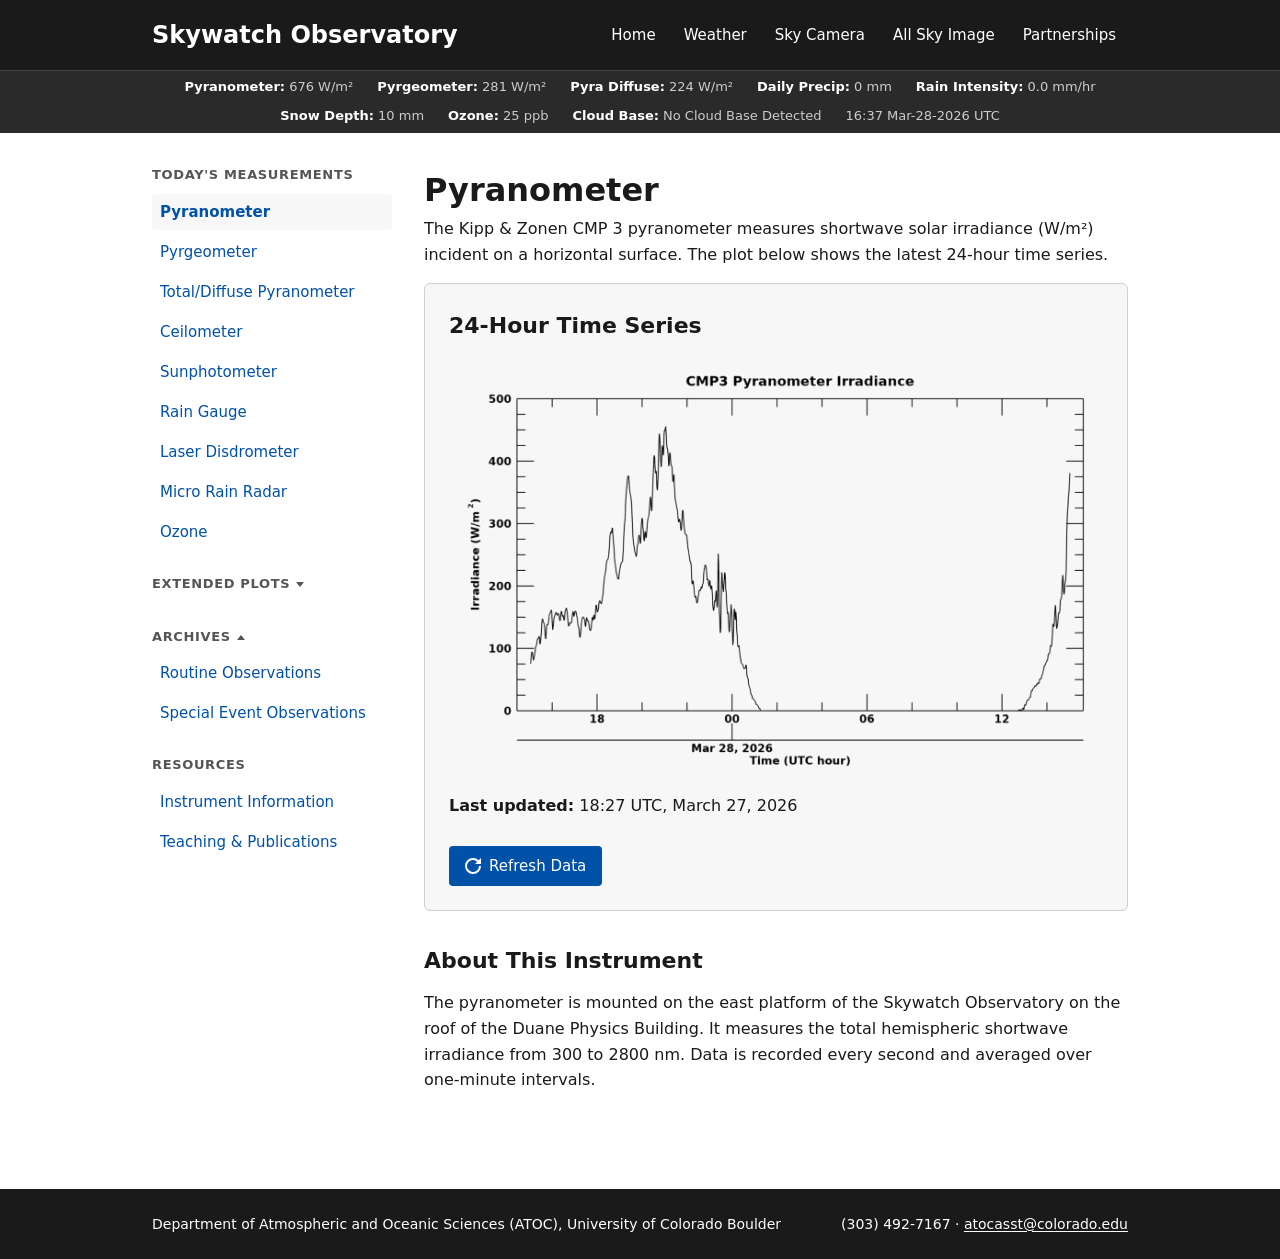
<file: assignments/project/pyranometer.html>
<!doctype html>

<html lang="en">
  <head>
    <meta charset="UTF-8" />
    <meta name="viewport" content="width=device-width, initial-scale=1.0" />
    <title>Pyranometer — Skywatch Observatory</title>
    <link rel="stylesheet" href="css/style.css" />
  </head>
  <body>
    <a href="#main" class="skip-link">Skip to main content</a>

    <!-- Header -->
    <header class="site-header">
      <div class="container">
        <a href="index.html" class="site-title">Skywatch Observatory</a>
        <nav class="site-nav" aria-label="Main navigation">
          <ul>
            <li><a href="index.html">Home</a></li>
            <li><a href="#">Weather</a></li>
            <li><a href="#">Sky Camera</a></li>
            <li><a href="#">All Sky Image</a></li>
            <li><a href="#">Partnerships</a></li>
          </ul>
        </nav>
      </div>
    </header>

    <div class="header-ticker" aria-label="Current conditions">
      <div class="container">
        <span><strong>Pyranometer:</strong> 676 W/m²</span>
        <span><strong>Pyrgeometer:</strong> 281 W/m²</span>
        <span><strong>Pyra Diffuse:</strong> 224 W/m²</span>
        <span><strong>Daily Precip:</strong> 0 mm</span>
        <span><strong>Rain Intensity:</strong> 0.0 mm/hr</span>
        <span><strong>Snow Depth:</strong> 10 mm</span>
        <span><strong>Ozone:</strong> 25 ppb</span>
        <span><strong>Cloud Base:</strong> No Cloud Base Detected</span>
        <span>16:37 Mar-28-2026 UTC</span>
      </div>
    </div>

    <!-- Page body -->
    <div class="page-layout">
      <!-- Sidebar -->
      <aside class="sidebar" aria-label="Quick links">
        <div class="sidebar-section">
          <h2 class="sidebar-heading">Today's Measurements</h2>
          <ul class="sidebar-list">
            <li><a href="pyranometer.html" aria-current="page">Pyranometer</a></li>
            <li><a href="#">Pyrgeometer</a></li>
            <li><a href="#">Total/Diffuse Pyranometer</a></li>
            <li><a href="#">Ceilometer</a></li>
            <li><a href="#">Sunphotometer</a></li>
            <li><a href="#">Rain Gauge</a></li>
            <li><a href="#">Laser Disdrometer</a></li>
            <li><a href="#">Micro Rain Radar</a></li>
            <li><a href="#">Ozone</a></li>
          </ul>
        </div>

        <details class="sidebar-section">
          <summary class="sidebar-heading">Extended Plots</summary>
          <ul class="sidebar-list">
            <li><a href="#">Pyranometer 7-Day</a></li>
            <li><a href="#">Snow Depth 7-Day</a></li>
            <li><a href="#">Ceilometer 24-Hour</a></li>
            <li><a href="#">Net Radiometer</a></li>
          </ul>
        </details>

        <details class="sidebar-section" open>
          <summary class="sidebar-heading">Archives</summary>
          <ul class="sidebar-list">
            <li><a href="archives.html">Routine Observations</a></li>
            <li><a href="#">Special Event Observations</a></li>
          </ul>
        </details>

        <div class="sidebar-section">
          <h2 class="sidebar-heading">Resources</h2>
          <ul class="sidebar-list">
            <li><a href="#">Instrument Information</a></li>
            <li><a href="#">Teaching &amp; Publications</a></li>
          </ul>
        </div>
      </aside>

      <!-- Main content -->
      <main id="main" class="content">
        <h1>Pyranometer</h1>
        <p>
          The Kipp &amp; Zonen CMP 3 pyranometer measures shortwave solar irradiance (W/m²) incident on a horizontal surface. The plot below shows the latest
          24-hour time series.
        </p>

        <div class="instrument-card">
          <h2>24-Hour Time Series</h2>
          <img
            src="images/pyranometer-irradiance.png"
            alt="24-hour pyranometer time series for March 22, 2026, showing shortwave surface irradiance in watts per square meter."
            width="800"
            height="450"
          />
          <p><strong>Last updated:</strong> <span id="refresh-time">18:27 UTC, March 27, 2026</span></p>
          <button type="button" class="refresh-btn" id="refresh-btn">
            <svg aria-hidden="true" width="16" height="16" viewBox="0 0 16 16">
              <path d="M13.65 2.35A7.96 7.96 0 008 0a8 8 0 108 8h-2a6 6 0 11-1.76-4.24L10 6h6V0l-2.35 2.35z" fill="currentColor" />
            </svg>
            Refresh Data
          </button>
        </div>

        <h2>About This Instrument</h2>
        <p>
          The pyranometer is mounted on the east platform of the Skywatch Observatory on the roof of the Duane Physics Building. It measures the total
          hemispheric shortwave irradiance from 300 to 2800 nm. Data is recorded every second and averaged over one-minute intervals.
        </p>
      </main>
    </div>

    <!-- Footer -->
    <footer class="site-footer">
      <div class="container">
        <p>Department of Atmospheric and Oceanic Sciences (ATOC), University of Colorado Boulder</p>
        <p>(303) 492-7167 · <a href="mailto:atocasst@colorado.edu">atocasst@colorado.edu</a></p>
      </div>
    </footer>

    <script src="js/main.js"></script>
  </body>
</html>
</file>
<file: assignments/project/css/style.css>
/* Base */

*,
*::before,
*::after {
  box-sizing: border-box;
  margin: 0;
  padding: 0;
}

:root {
  --color-bg: #ffffff;
  --color-border: #d0d0d0;
  --color-focus: #0051a8;
  --color-link: #0051a8;
  --color-link-hover: #003670;
  --color-muted: #555555;
  --color-nav-bg: #1a1a1a;
  --color-nav-text: #ffffff;
  --color-surface: #f7f7f7;
  --color-text: #1a1a1a;
  --font-mono: ui-monospace, 'Cascadia Code', 'Source Code Pro', monospace;
  --font-sans: system-ui, -apple-system, 'Segoe UI', Helvetica, Arial, sans-serif;
  --max-width: 64rem;
}

html {
  font-size: 100%;
  scroll-behavior: smooth;
}

body {
  background: var(--color-bg);
  color: var(--color-text);
  display: flex;
  flex-direction: column;
  font-family: var(--font-sans);
  font-size: 1rem;
  line-height: 1.6;
  min-height: 100vh;
}

/* Focus */

:focus-visible {
  outline: 3px solid var(--color-focus);
  outline-offset: 2px;
}

/* Links */

a {
  color: var(--color-link);
  text-decoration: underline;
  text-underline-offset: 2px;
}

a:hover {
  color: var(--color-link-hover);
}

/* Skip Link */

.skip-link {
  background: var(--color-focus);
  border-radius: 0 0 0.25rem 0.25rem;
  color: #fff;
  font-weight: 600;
  left: 1rem;
  padding: 0.5rem 1rem;
  position: absolute;
  text-decoration: none;
  top: -100%;
  z-index: 1000;
}

.skip-link:focus {
  top: 0;
}

/* Layout */

.container {
  margin: 0 auto;
  max-width: var(--max-width);
  padding: 0 1.5rem;
}

.site-header,
.site-footer {
  background: var(--color-nav-bg);
  color: var(--color-nav-text);
}

/* Header */

.site-header {
  padding: 1rem 0;
}

.site-header .container {
  align-items: center;
  display: flex;
  flex-wrap: wrap;
  gap: 1rem;
  justify-content: space-between;
}

.site-title {
  color: #fff;
  font-size: 1.5rem;
  font-weight: 700;
  text-decoration: none;
}

.site-title:hover {
  color: #fff;
}

/* Header Ticker */

.header-ticker {
  background: #2a2a2a;
  border-top: 1px solid #444;
  font-size: 0.8125rem;
  overflow-x: auto;
  padding: 0.375rem 0;
}

.header-ticker .container {
  display: flex;
  flex-wrap: wrap;
  gap: 0.5rem 1.5rem;
  justify-content: center;
}

.header-ticker span {
  color: #ccc;
  white-space: nowrap;
}

.header-ticker strong {
  color: #fff;
}

/* Navigation */

.site-nav > ul {
  display: flex;
  flex-wrap: wrap;
  gap: 0.25rem;
  list-style: none;
}

.site-nav a {
  border-radius: 0.25rem;
  color: var(--color-nav-text);
  display: block;
  font-size: 0.9375rem;
  padding: 0.375rem 0.75rem;
  text-decoration: none;
}

.site-nav a:hover,
.site-nav a[aria-current='page'] {
  background: rgba(255, 255, 255, 0.15);
}

/* Page Layout */

.page-layout {
  display: grid;
  flex: 1;
  gap: 2rem;
  grid-template-columns: 15rem 1fr;
  margin: 0 auto;
  max-width: var(--max-width);
  padding: 2rem 1.5rem;
  width: 100%;
}

@media (max-width: 48rem) {
  .page-layout {
    grid-template-columns: 1fr;
  }
}

/* Sidebar */

.sidebar {
  font-size: 0.9375rem;
}

.sidebar-section {
  margin-bottom: 1.5rem;
}

.sidebar-heading {
  color: var(--color-muted);
  font-size: 0.8125rem;
  font-weight: 600;
  letter-spacing: 0.05em;
  margin-bottom: 0.5rem;
  text-transform: uppercase;
}

details.sidebar-section > summary {
  cursor: pointer;
  list-style: none;
}

details.sidebar-section > summary::-webkit-details-marker {
  display: none;
}

details.sidebar-section > summary::after {
  border-color: var(--color-muted) transparent transparent;
  border-style: solid;
  border-width: 0.3125rem 0.25rem 0;
  content: '';
  display: inline-block;
  margin-left: 0.375rem;
  transition: transform 0.2s;
  vertical-align: middle;
}

details.sidebar-section[open] > summary::after {
  transform: rotate(180deg);
}

details.sidebar-section > summary:hover {
  color: var(--color-text);
}

.sidebar-list {
  list-style: none;
}

.sidebar-list li + li {
  margin-top: 0.25rem;
}

.sidebar-list a {
  border-radius: 0.25rem;
  color: var(--color-link);
  display: block;
  padding: 0.375rem 0.5rem;
  text-decoration: none;
}

.sidebar-list a:hover {
  background: var(--color-surface);
}

.sidebar-list a[aria-current='page'] {
  background: var(--color-surface);
  font-weight: 600;
}

/* Platform Images */

.platform-images {
  display: grid;
  gap: 1rem;
  margin-bottom: 2rem;
}

.platform-images figure {
  margin: 0;
}

.platform-images img {
  border-radius: 0.375rem;
  height: auto;
  width: 100%;
}

.platform-images figcaption {
  color: var(--color-muted);
  font-size: 0.8125rem;
  margin-top: 0.375rem;
}

.news-box {
  background: var(--color-surface);
  border: 1px solid var(--color-border);
  border-radius: 0.375rem;
  margin-bottom: 2rem;
  padding: 1rem 1.25rem;
}

.news-box h2 {
  font-size: 1.125rem;
  margin: 0 0 0.75rem;
}

.news-box dl {
  font-size: 0.9375rem;
}

.news-box dt {
  color: var(--color-muted);
  font-size: 0.8125rem;
  font-weight: 600;
  margin-top: 0.75rem;
}

.news-box dt:first-of-type {
  margin-top: 0;
}

.news-box dd {
  margin: 0.25rem 0 0;
}

/* Content */

.content {
  min-width: 0;
}

.content h2 {
  font-size: 1.375rem;
  margin: 2rem 0 0.75rem;
}

.content h2:first-child {
  margin-top: 0;
}

.content li + li {
  margin-top: 0.25rem;
}

.content p {
  margin-bottom: 1rem;
}

.content ul,
.content ol {
  margin-bottom: 1rem;
  padding-left: 1.5rem;
}

/* Instrument Card */

.instrument-card {
  background: var(--color-surface);
  border: 1px solid var(--color-border);
  border-radius: 0.375rem;
  margin-bottom: 1.5rem;
  padding: 1.5rem;
}

.instrument-card img {
  border-radius: 0.25rem;
  height: auto;
  max-width: 100%;
  min-width: 20rem;
}

.refresh-btn {
  align-items: center;
  background: var(--color-link);
  border: none;
  border-radius: 0.25rem;
  color: #fff;
  cursor: pointer;
  display: inline-flex;
  font: inherit;
  font-size: 0.9375rem;
  gap: 0.5rem;
  margin-top: 0.75rem;
  padding: 0.5rem 1rem;
}

.refresh-btn:hover {
  background: var(--color-link-hover);
}

/* Form */

.form-group {
  margin-bottom: 1rem;
}

.form-group label {
  display: block;
  font-size: 0.9375rem;
  font-weight: 600;
  margin-bottom: 0.25rem;
}

.form-group select {
  background: #fff;
  border: 1px solid var(--color-border);
  border-radius: 0.25rem;
  color: var(--color-text);
  display: block;
  font: inherit;
  font-size: 0.9375rem;
  padding: 0.5rem 0.75rem;
  width: 100%;
}

.form-group select:focus {
  border-color: var(--color-focus);
}

.form-submit {
  align-items: center;
  background: var(--color-link);
  border: none;
  border-radius: 0.25rem;
  color: #fff;
  cursor: pointer;
  display: inline-flex;
  font: inherit;
  font-size: 0.9375rem;
  font-weight: 600;
  gap: 0.5rem;
  padding: 0.5rem 1.5rem;
}

.form-submit:hover {
  background: var(--color-link-hover);
}

/* Data Table */

.data-meta {
  background: var(--color-surface);
  border: 1px solid var(--color-border);
  border-radius: 0.375rem;
  margin-bottom: 1.5rem;
  padding: 1rem 1.25rem;
}

.data-meta dl {
  display: grid;
  font-size: 0.9375rem;
  gap: 0.25rem 1rem;
  grid-template-columns: auto 1fr;
}

.data-meta dt {
  font-weight: 600;
}

.data-actions {
  align-items: center;
  display: flex;
  justify-content: space-between;
}

.data-table-wrap {
  border: 1px solid var(--color-border);
  border-radius: 0.375rem;
  margin-top: 1.5rem;
  max-height: 32rem;
  overflow: auto;
}

.data-table-wrap table {
  border-collapse: collapse;
  font-family: var(--font-mono);
  font-size: 0.8125rem;
  width: 100%;
}

.data-table-wrap th {
  background: var(--color-nav-bg);
  color: var(--color-nav-text);
  font-size: 0.75rem;
  font-weight: 600;
  letter-spacing: 0.03em;
  padding: 0.5rem 0.75rem;
  position: sticky;
  text-align: left;
  text-transform: uppercase;
  top: 0;
}

.data-table-wrap td {
  border-top: 1px solid var(--color-border);
  padding: 0.25rem 0.75rem;
  white-space: nowrap;
}

.data-table-wrap tr:hover td {
  background: var(--color-surface);
}

/* Footer */

.site-footer {
  font-size: 0.875rem;
  margin-top: 3rem;
  padding: 1.5rem 0;
}

.site-footer .container {
  align-items: center;
  display: flex;
  flex-wrap: wrap;
  gap: 1rem;
  justify-content: space-between;
}

.site-footer a {
  color: var(--color-nav-text);
}

/* Utilities */

.visually-hidden {
  border: 0;
  clip: rect(0, 0, 0, 0);
  height: 1px;
  margin: -1px;
  overflow: hidden;
  padding: 0;
  position: absolute;
  white-space: nowrap;
  width: 1px;
}
</file>
<file: assignments/5/css/form.css>
@charset "UTF-8";

#wrapper {
  margin-left: 4%;
  width: 60%;
  font-family: Verdana, sans-serif;
  color: #2c3e50;
}

div#formcol1 {
  float: left;
  width: 100%;
}

#formcol1 li {
  list-style: none;
}

label {
  display: inline-block;
  margin-right: 0.3em;
  width: 8.3em;
  text-align: right;
}

#multchoice label {
  text-align: left;
  width: auto;
}

select:focus,
select:active,
input:focus,
input:active,
input:focus + label,
input:active + label,
label[for]:focus,
label[for]:active {
  background-color: #bb3d2f !important;
  color: #fff !important;
}

#formcol1 input.reqfield {
  background: #ff9;
}
</file>
<file: assignments/8/css/ahgformstyle2020after.css>
h1 {
  font-family: Georgia, 'Times New Roman', Times, serif;
  font-size: 200%;
  font-weight: bold;
}

header p {
  font-family: Georgia, 'Times New Roman', Times, serif;
  font-size: 150%;
  font-weight: bold;
}

h2 {
  font-family: Georgia, 'Times New Roman', Times, serif;
  font-size: 120%;
  font-weight: bold;
}

ul {
  list-style: none;
  padding: 0;
}

li {
  margin-bottom: 10px;
}

label[for='Speaker1bio'] {
  display: block;
}

abbr {
  text-decoration: none;
}

.radio-group li {
  display: inline-block;
  margin-bottom: 0;
  margin-right: 16px;
}

.radio-group label {
  display: inline;
  font-weight: normal;
  margin-left: 4px;
}

textarea:focus,
select:focus,
select:active,
input:focus,
input:active,
input:focus + label,
input:active + label,
label[for]:focus,
label[for]:active {
  background-color: #fff2a8 !important;
  color: #bf1722 !important;
  outline: solid #03c medium;
}

input[type='submit'] {
  margin-top: 20px;
}
</file>
<file: assignments/6/css/small-business.css>
/*!
 * Start Bootstrap - Small Business (https://startbootstrap.com/template-overviews/small-business)
 * Copyright 2013-2019 Start Bootstrap
 * Licensed under MIT (https://github.com/BlackrockDigital/startbootstrap-small-business/blob/master/LICENSE)
 */
body {
  padding-top: 56px;
}

.btn-primary {
  background-color: #0056b3;
  border-color: #0056b3;
}

.navbar-dark .navbar-nav .nav-link {
  color: #fff;
}

.navbar-dark .navbar-brand {
  color: #fff;
}

.sr-only-focusable {
  color: #fff;
  background-color: #000;
}
</file>
